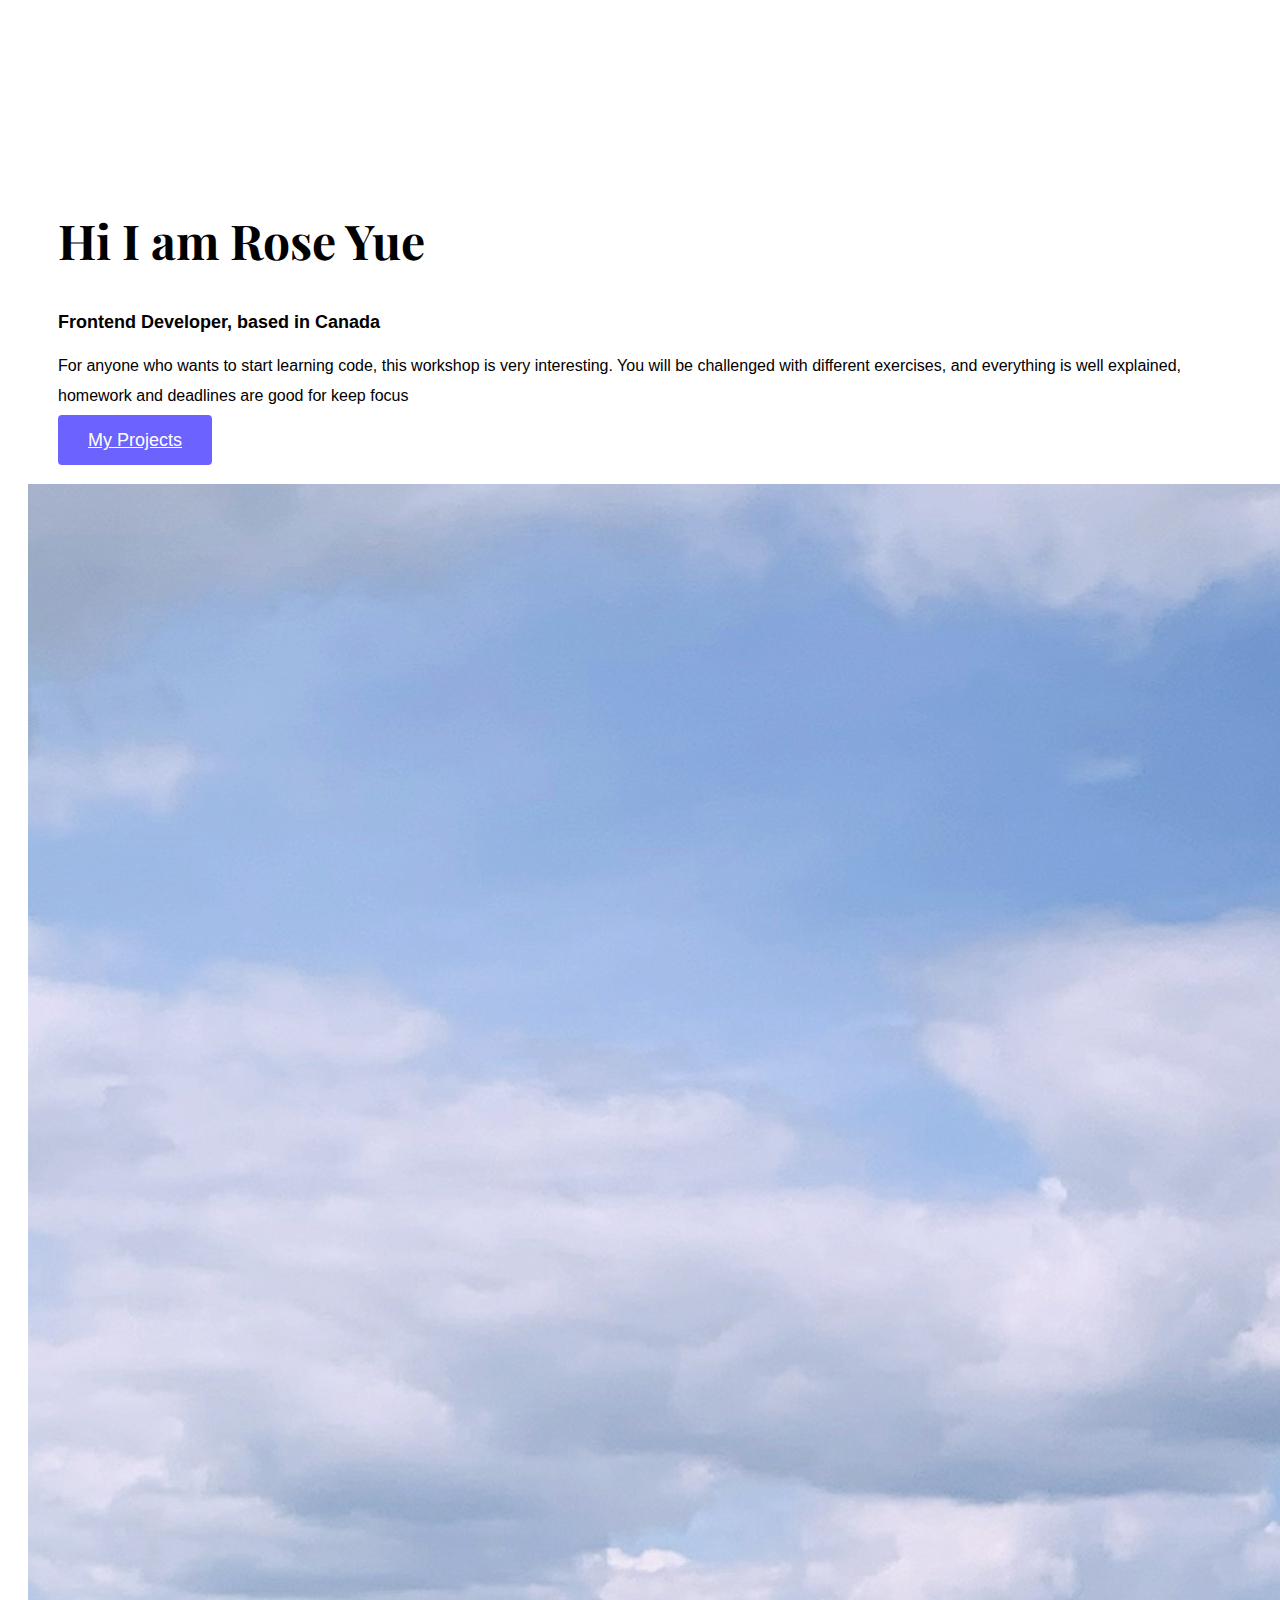
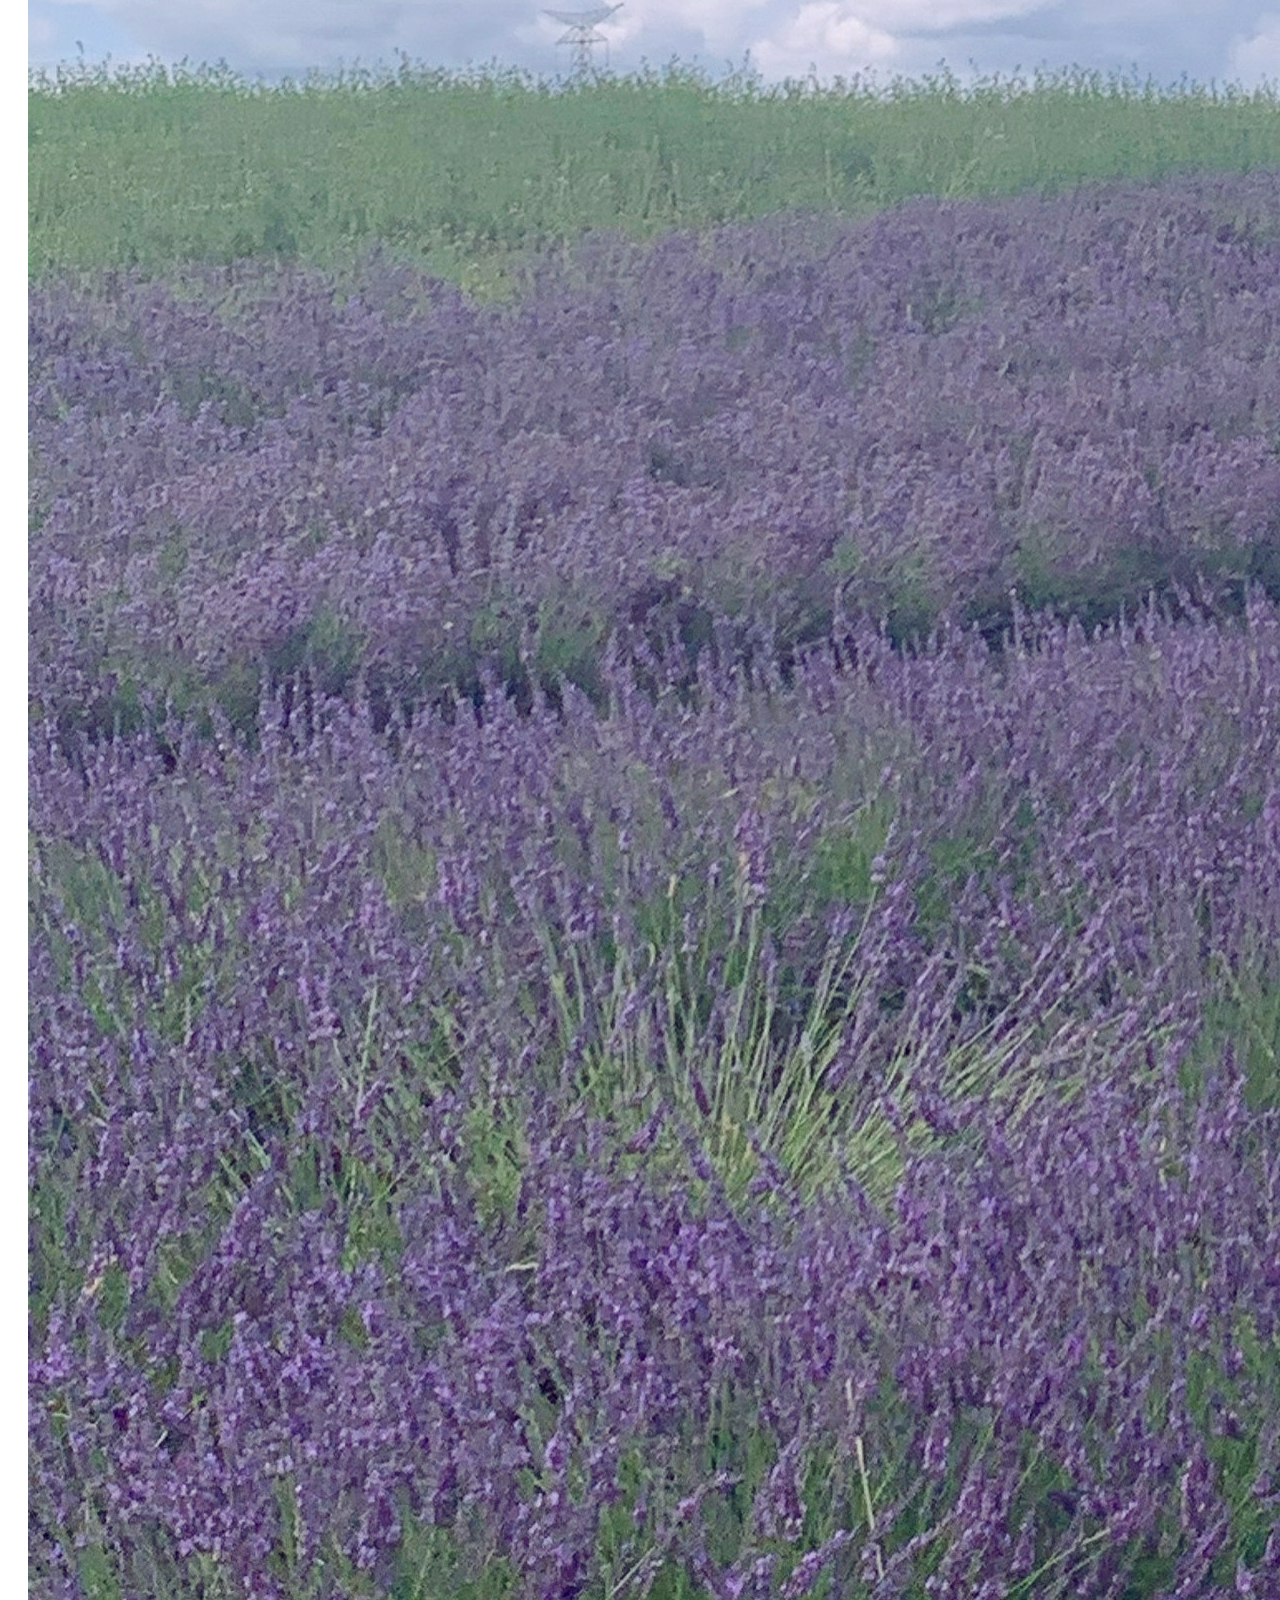
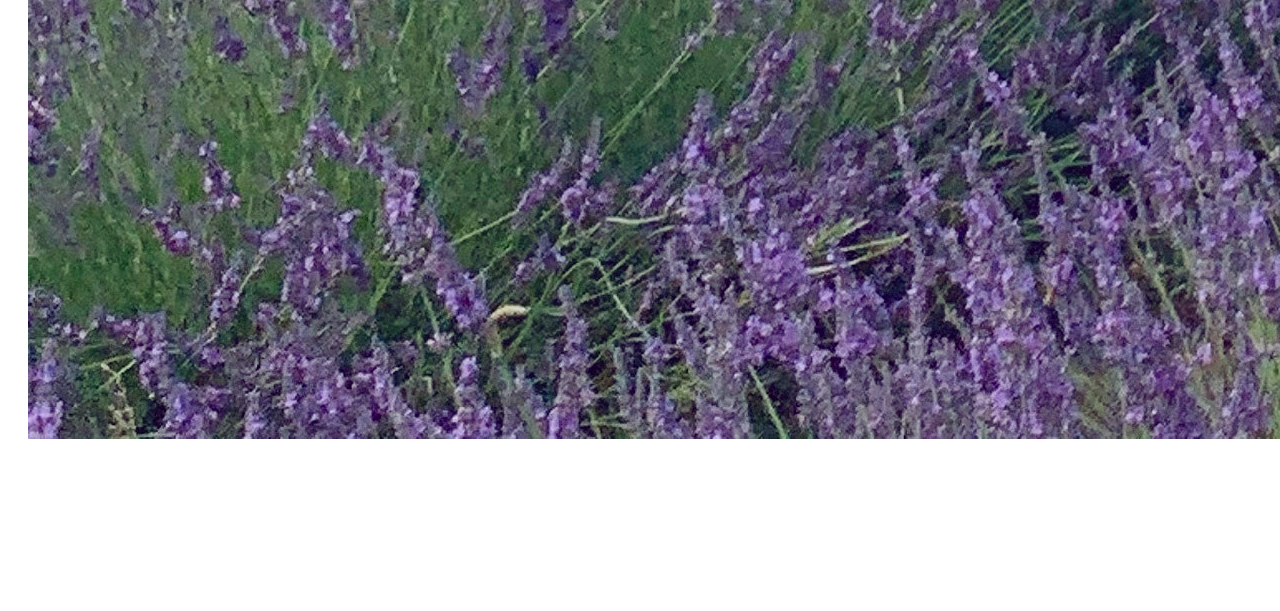
<file: index.html>
<!DOCTYPE html>
<html lang="en">
  <head>
    <meta charset="UTF-8" />
    <meta http-equiv="X-UA-Compatible" content="IE=edge" />
    <meta name="viewport" content="width=device-width, initial-scale=1.0" />
    <link
      href="https://cdn.jsdelivr.net/npm/bootstrap@5.1.3/dist/css/bootstrap.min.css"
      rel="stylesheet"
      integrity="sha384-1BmE4kWBq78iYhFldvKuhfTAU6auU8tT94WrHftjDbrCEXSU1oBoqyl2QvZ6jIW3"
      crossorigin="anonymous"
    />
    <script
      src="https://cdn.jsdelivr.net/npm/bootstrap@5.1.3/dist/js/bootstrap.bundle.min.js"
      integrity="sha384-ka7Sk0Gln4gmtz2MlQnikT1wXgYsOg+OMhuP+IlRH9sENBO0LRn5q+8nbTov4+1p"
      crossorigin="anonymous"
    ></script>
    <link rel="preconnect" href="https://fonts.googleapis.com" />
    <link rel="preconnect" href="https://fonts.gstatic.com" crossorigin />
    <link
      href="https://fonts.googleapis.com/css2?family=Paytone+One&family=Playfair+Display&display=swap"
      rel="stylesheet"
    />
    <link rel="stylesheet" href="src/style.css" />

    <title>Portfolio</title>
  </head>
  <body>
    <div class="about-section-container">
      <div class="row">
        <div class="col-lg-6">
          <div class="about-section">
            <h1>Hi I am Rose Yue</h1>
            <h3>Frontend Developer, based in Canada</h3>
            <p>
              For anyone who wants to start learning code, this workshop is very
              interesting. You will be challenged with different exercises, and
              everything is well explained, homework and deadlines are good for
              keep focus
            </p>
            <a href class="btn btn-branding">My Projects</a>
          </div>
        </div>

        <div class="col-lg-6">
          <img
            src="img/profile.JPG"
            class="img-fluid mb-3 rounded"
           
            alt="Rose Yue"
          />
        </div>
      </div>
    </div>
  </body>
</html>
</file>
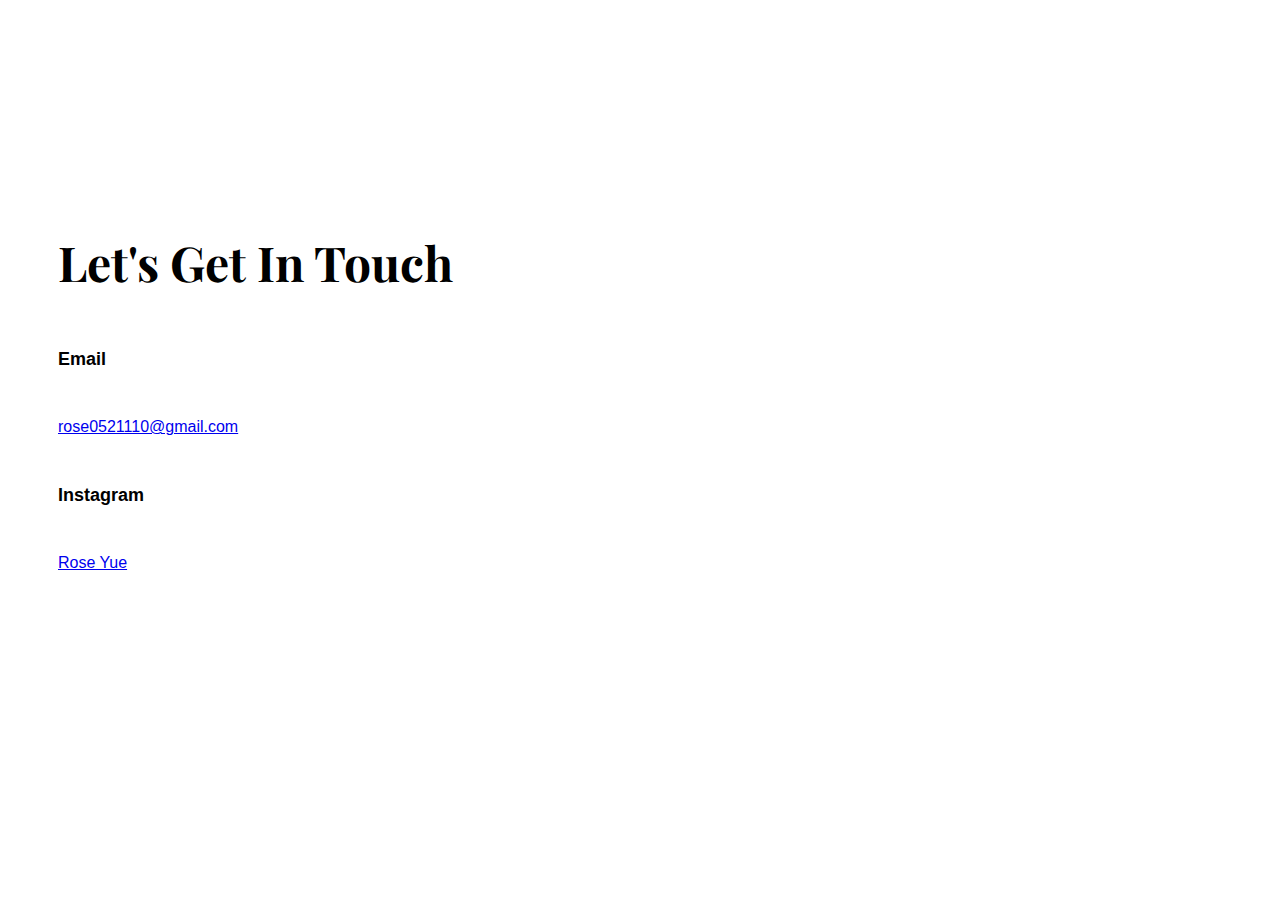
<file: contact.html>
<!DOCTYPE html>
<html lang="en">
  <head>
    <meta charset="UTF-8" />
    <meta http-equiv="X-UA-Compatible" content="IE=edge" />
    <meta name="viewport" content="width=device-width, initial-scale=1.0" />
    <link
      href="https://cdn.jsdelivr.net/npm/bootstrap@5.1.3/dist/css/bootstrap.min.css"
      rel="stylesheet"
      integrity="sha384-1BmE4kWBq78iYhFldvKuhfTAU6auU8tT94WrHftjDbrCEXSU1oBoqyl2QvZ6jIW3"
      crossorigin="anonymous"
    />
    <script
      src="https://cdn.jsdelivr.net/npm/bootstrap@5.1.3/dist/js/bootstrap.bundle.min.js"
      integrity="sha384-ka7Sk0Gln4gmtz2MlQnikT1wXgYsOg+OMhuP+IlRH9sENBO0LRn5q+8nbTov4+1p"
      crossorigin="anonymous"
    ></script>
    <link rel="preconnect" href="https://fonts.googleapis.com" />
    <link rel="preconnect" href="https://fonts.gstatic.com" crossorigin />
    <link
      href="https://fonts.googleapis.com/css2?family=Paytone+One&family=Playfair+Display&display=swap"
      rel="stylesheet"
    />
    <link rel="stylesheet" href="src/style.css" />
    <body>
      <div class="contact-page-container">
        <h1 class="mb-5">Let's Get In Touch</h1>
        <div class="contact-info">
          <h3>Email</h3>
          <a href="maailto:rose0521110@gmail.com">rose0521110@gmail.com</a>

          <h3>Instagram</h3>
          <a href="https://www.instagram.com/roseyyue/" target="_blank"
            >Rose Yue</a
          >
        </div>
      </div>
    </body>
  </head>
</html>
</file>
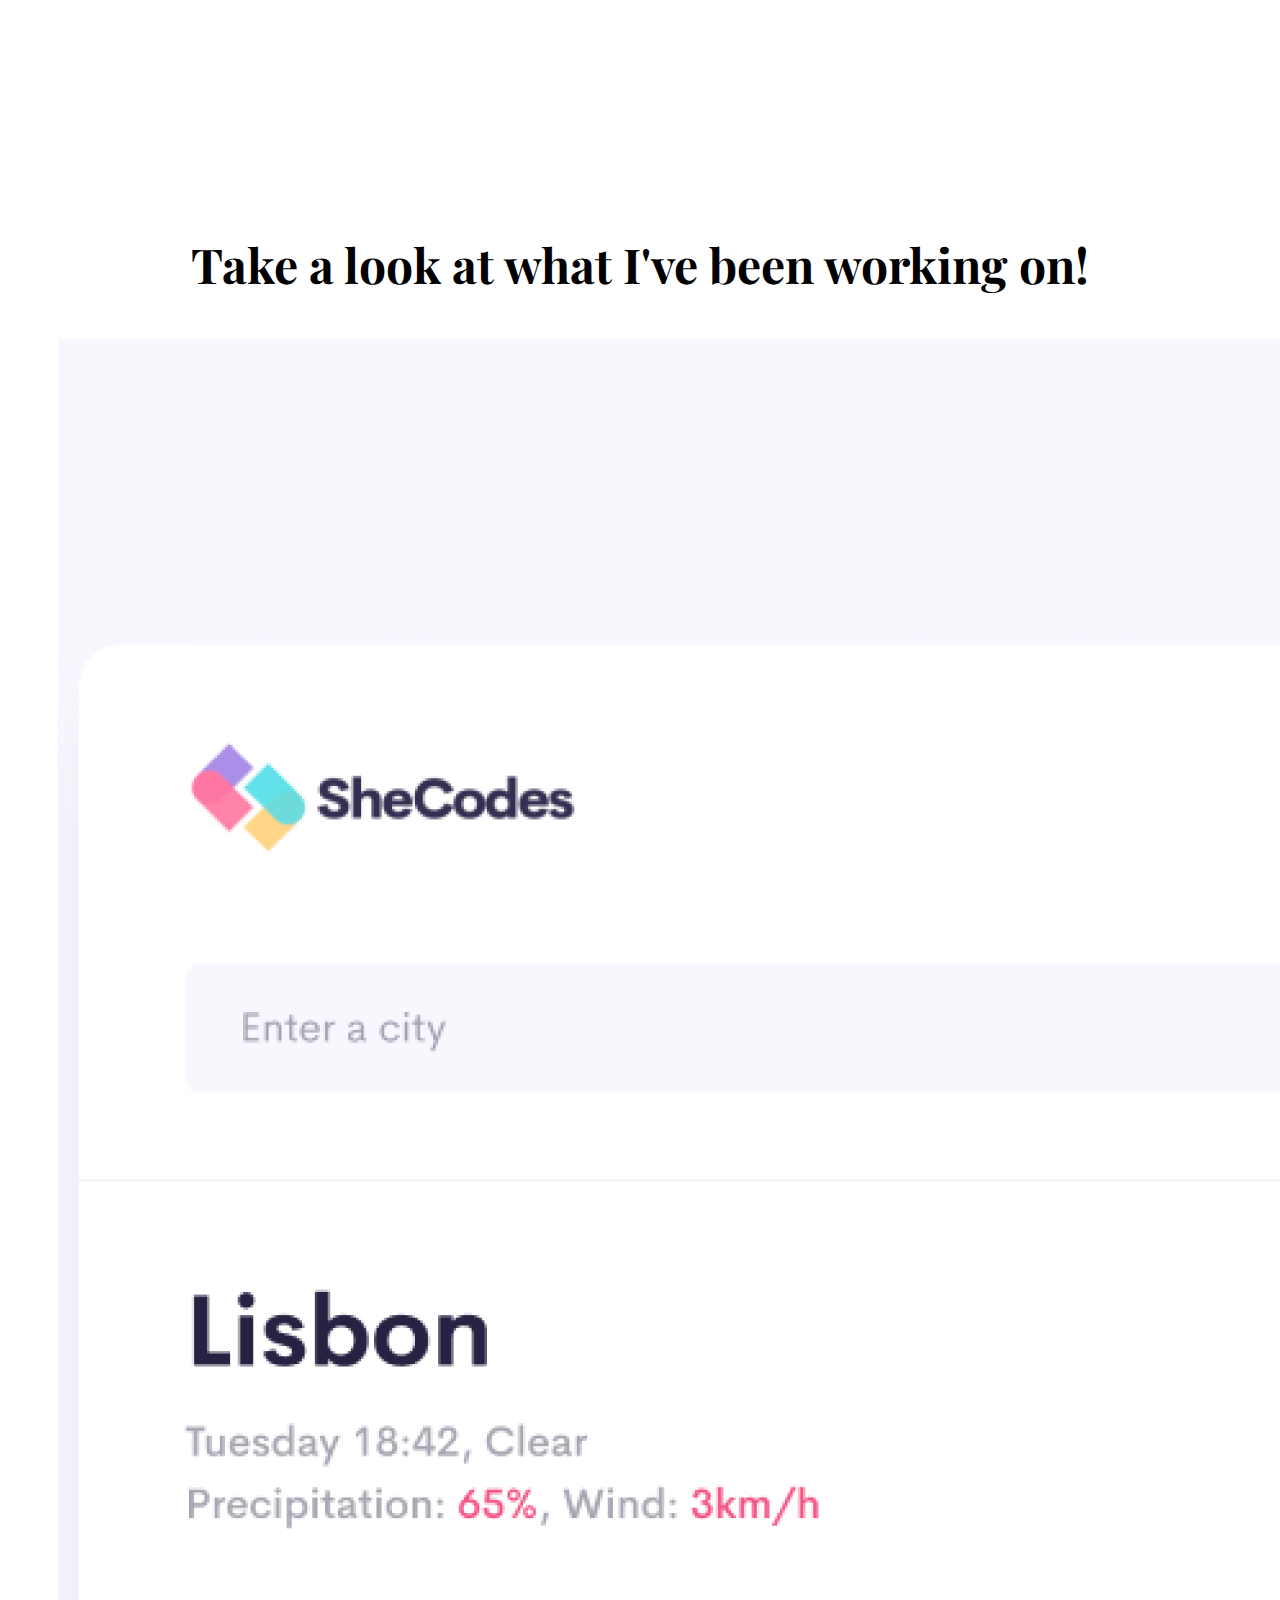
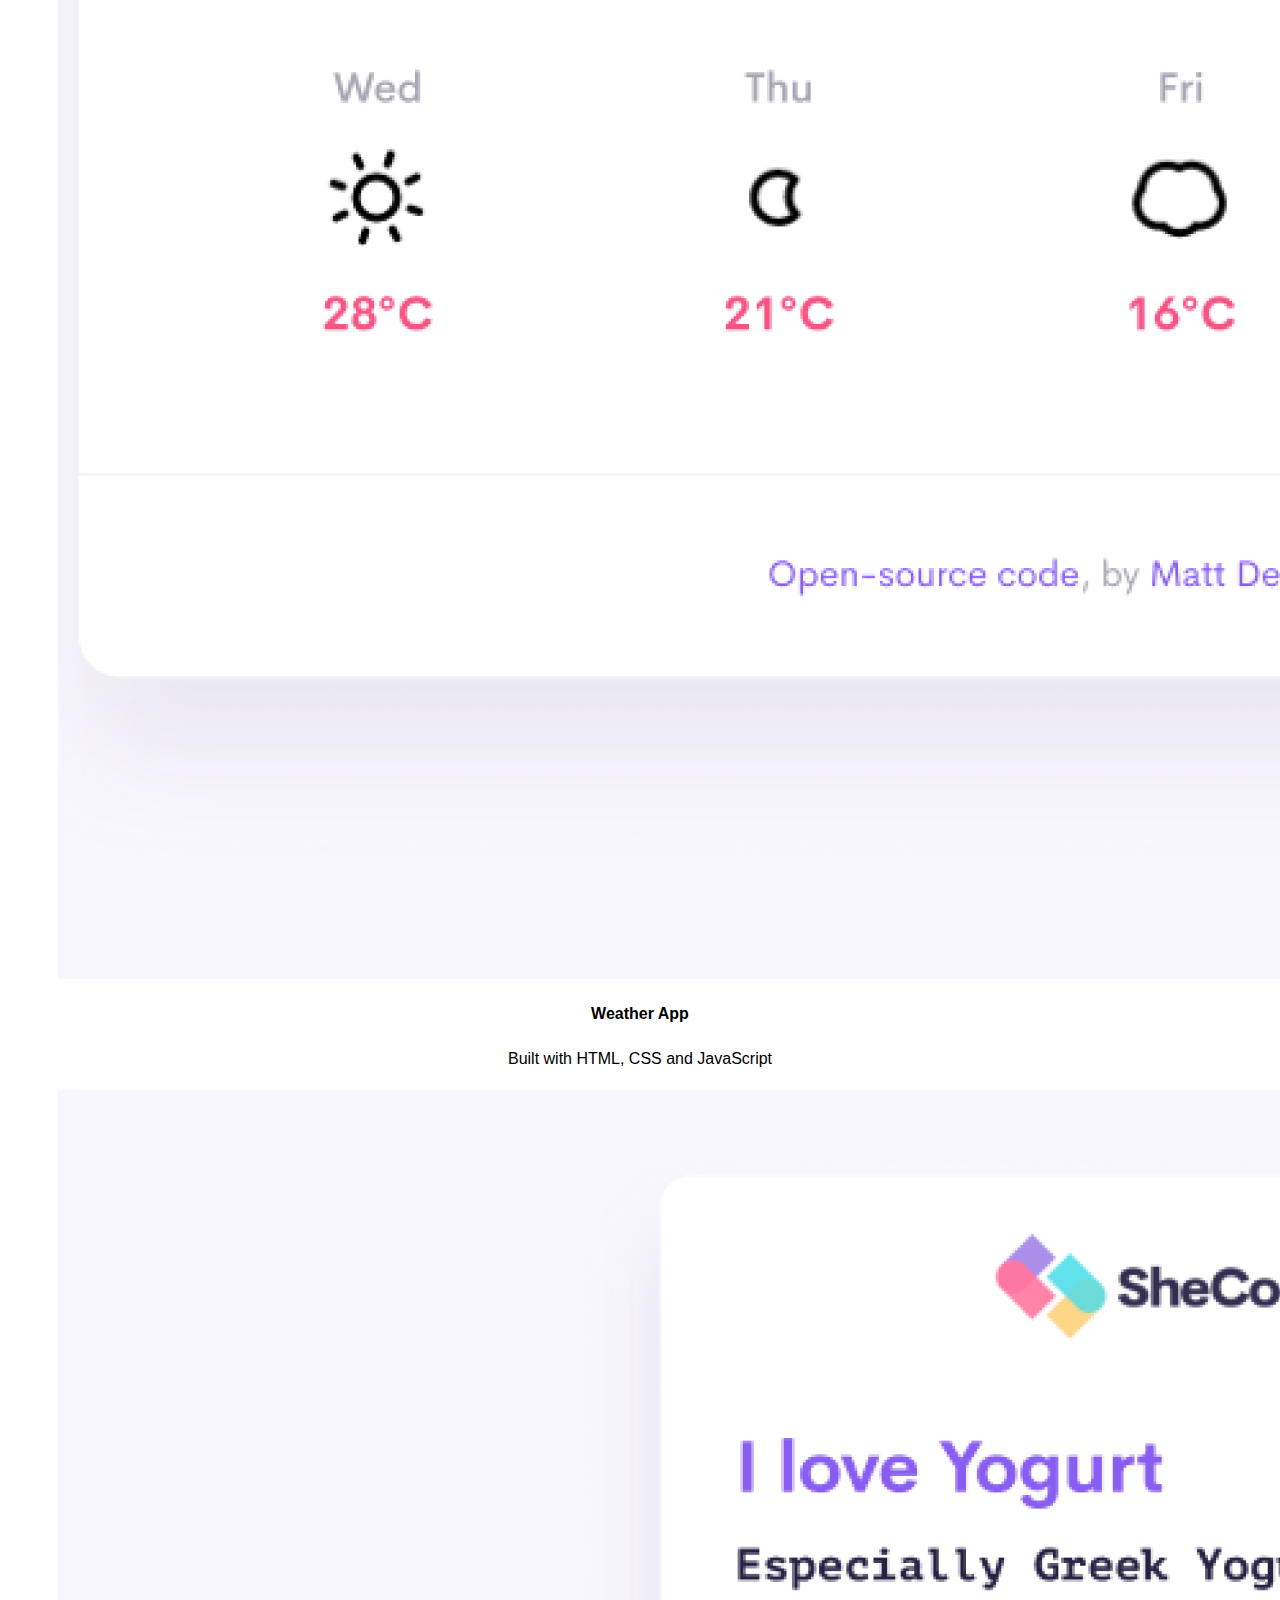
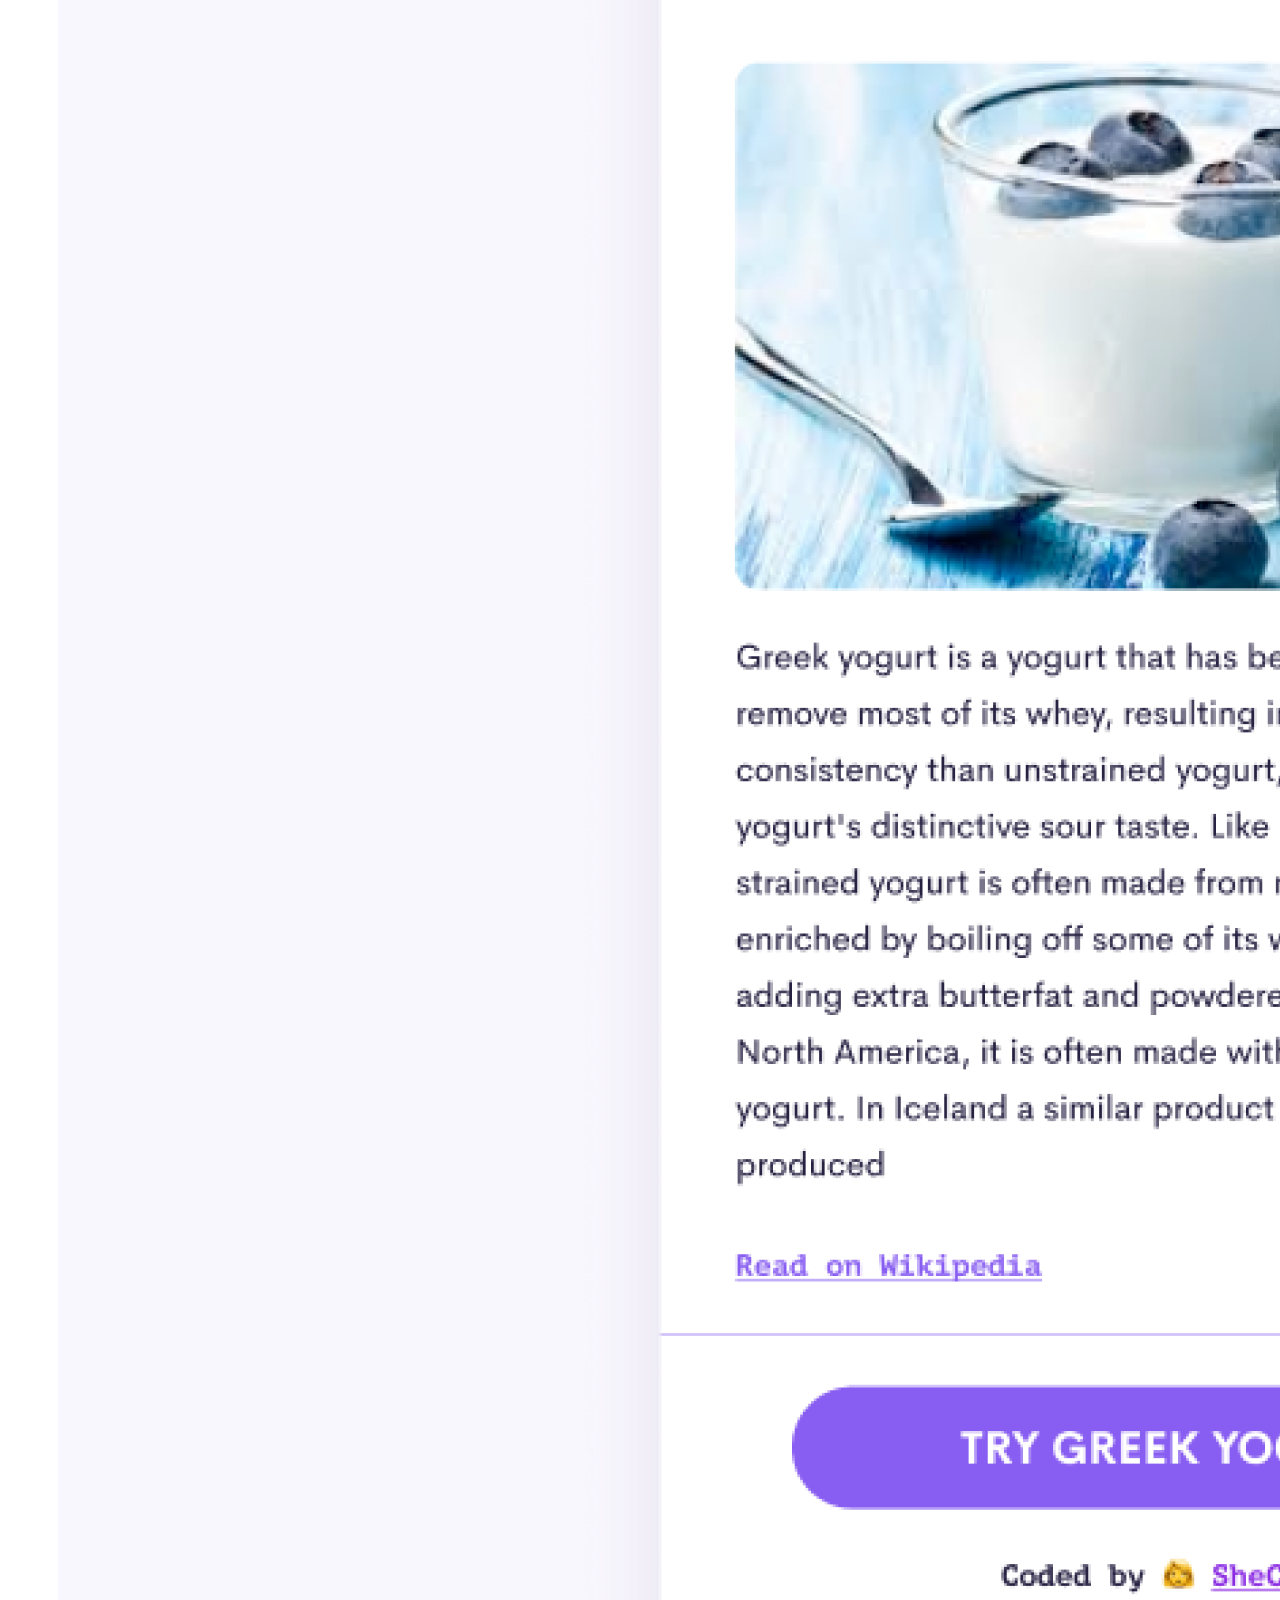
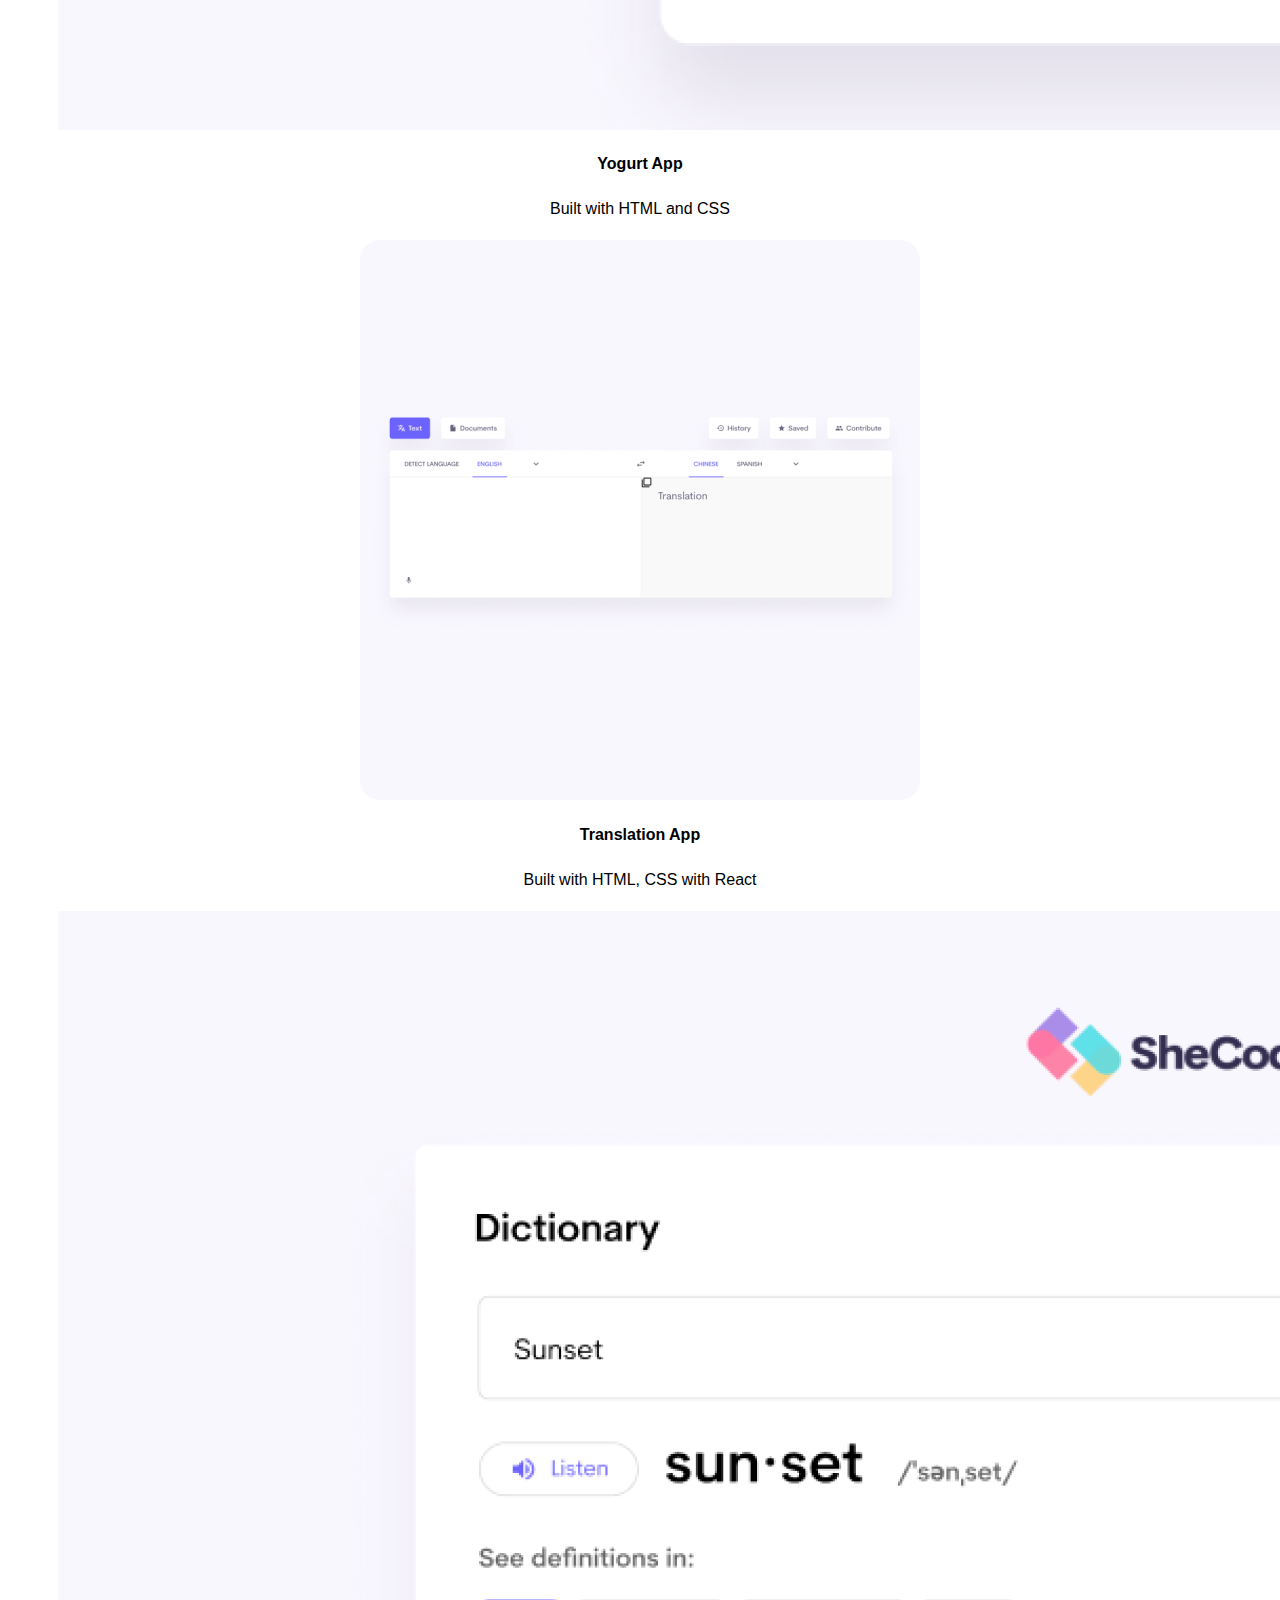
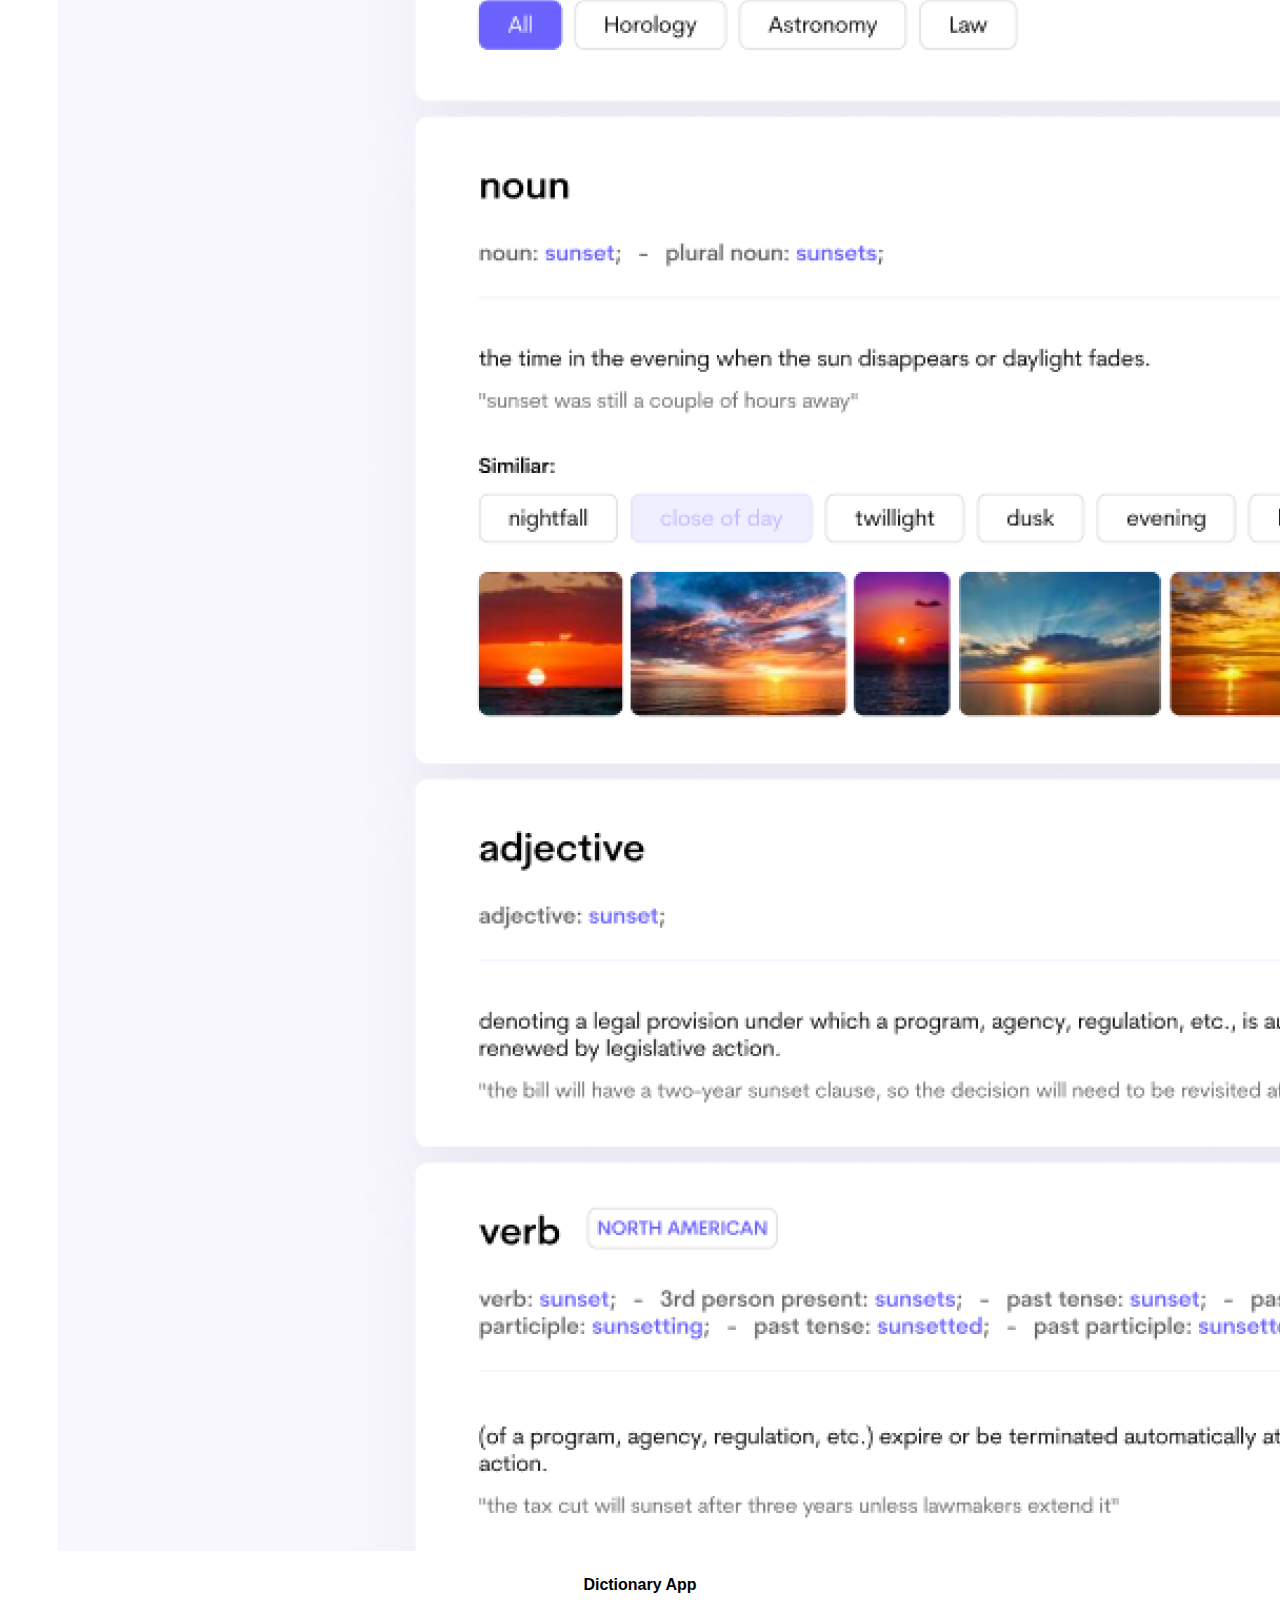
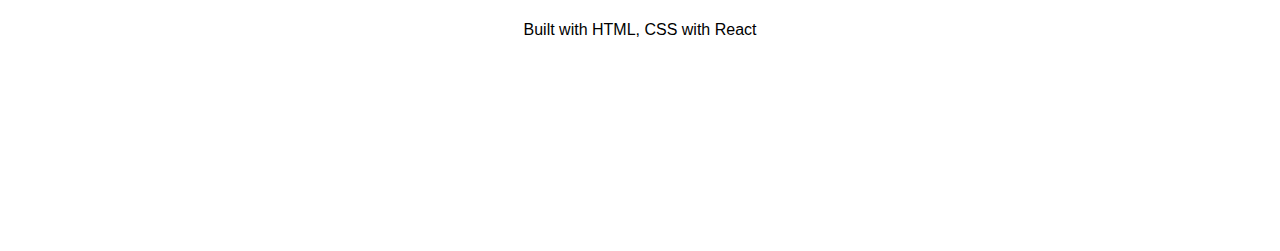
<file: work.html>
<!DOCTYPE html>
<html lang="en">
  <head>
    <meta charset="UTF-8" />
    <meta http-equiv="X-UA-Compatible" content="IE=edge" />
    <meta name="viewport" content="width=device-width, initial-scale=1.0" />
    <link
      href="https://cdn.jsdelivr.net/npm/bootstrap@5.1.3/dist/css/bootstrap.min.css"
      rel="stylesheet"
      integrity="sha384-1BmE4kWBq78iYhFldvKuhfTAU6auU8tT94WrHftjDbrCEXSU1oBoqyl2QvZ6jIW3"
      crossorigin="anonymous"
    />
    <script
      src="https://cdn.jsdelivr.net/npm/bootstrap@5.1.3/dist/js/bootstrap.bundle.min.js"
      integrity="sha384-ka7Sk0Gln4gmtz2MlQnikT1wXgYsOg+OMhuP+IlRH9sENBO0LRn5q+8nbTov4+1p"
      crossorigin="anonymous"
    ></script>
    <link rel="preconnect" href="https://fonts.googleapis.com" />
    <link rel="preconnect" href="https://fonts.gstatic.com" crossorigin />
    <link
      href="https://fonts.googleapis.com/css2?family=Paytone+One&family=Playfair+Display&display=swap"
      rel="stylesheet"
    />
    <link rel="stylesheet" href="src/style.css" />

    <title>Portfolio</title>
  </head>
  <body>
    <div class="work-section-container">
      <div class="row">
        <h1>Take a look at what I've been working on!</h1>
        <div class="col-md-6 mb-4">
          <img src="img/weather.png" alt="" class="img-fluid mb-3 rounded" />
          <h4 class="project">Weather App</h4>
          <p class="description">Built with HTML, CSS and JavaScript</p>
        </div>
        <div class="col-md-6 mb-4">
          <img src="img/yogurt.png" alt="" class="img-fluid mb-3 rounded" />
          <h4 class="project">Yogurt App</h4>
          <p class="description">Built with HTML and CSS</p>
        </div>
        <div class="col-md-6 mb-4">
          <img
            src="img/translation.png"
            alt=""
            class="img-fluid mb-3 rounded"
          />
          <h4 class="project">Translation App</h4>
          <p class="description">Built with HTML, CSS with React</p>
        </div>
        <div class="col-md-6 mb-4">
          <img src="img/dictionary.png" alt="" class="img-fluid mb-3 rounded" />
          <h4 class="project">Dictionary App</h4>
          <p class="description">Built with HTML, CSS with React</p>
        </div>
      </div>
    </div>
  </body>
</html>
</file>
<file: src/style.css>
:root {
  --branding-color: #6c63ff;
  --secondary-color: #f9f7fe;
  --heading-font-family: "Playfair Display", serif;
  --default-font-family: "Poppins", sans-serif;
}

body {
  font-family: var(--default-font-family);
}

.about-section-container {
  padding: 160px 20px;
}
.about-section {
  margin: 30px;
}

h1 {
  font-size: 48px;
  line-height: 80px;
  font-family: var(--heading-font-family);
  font-weight: bold;
}

h3 {
  font-size: 18px;
  font-family: var(--default-font-family);
  font-weight: bold;
}

p {
  font-weight: normal;
  font-size: 16px;
  line-height: 30px;
}

.btn-branding {
  background: var(--branding-color);
  border-radius: 4px;
  color: white;
  font-size: 18px;
  line-height: 27px;
  padding: 15px 30px;
}

@media (max-width: 900px) {
  h1 {
    font-size: 44px;
    line-height: 56px;
  }

  h3 {
    font-size: 22px;
  }

  .about-section-container {
    text-align: center;
    padding: 0;
  }
}

.work-section-container {
  padding: 160px 20px;
  margin: 30px;
  text-align: center;
}

.work-section-container h1 {
  line-height: 85px;
  font-family: var(--heading-font-family);
  font-weight: bold;
}

.work-section-container h4 {
  font-family: var(--default-font-family);
  font-weight: bold;
}

.contact-page-container {
  padding: 160px 20px;
  margin: 30px;
}

.contact-info {
  line-height: 50px;
}
</file>
